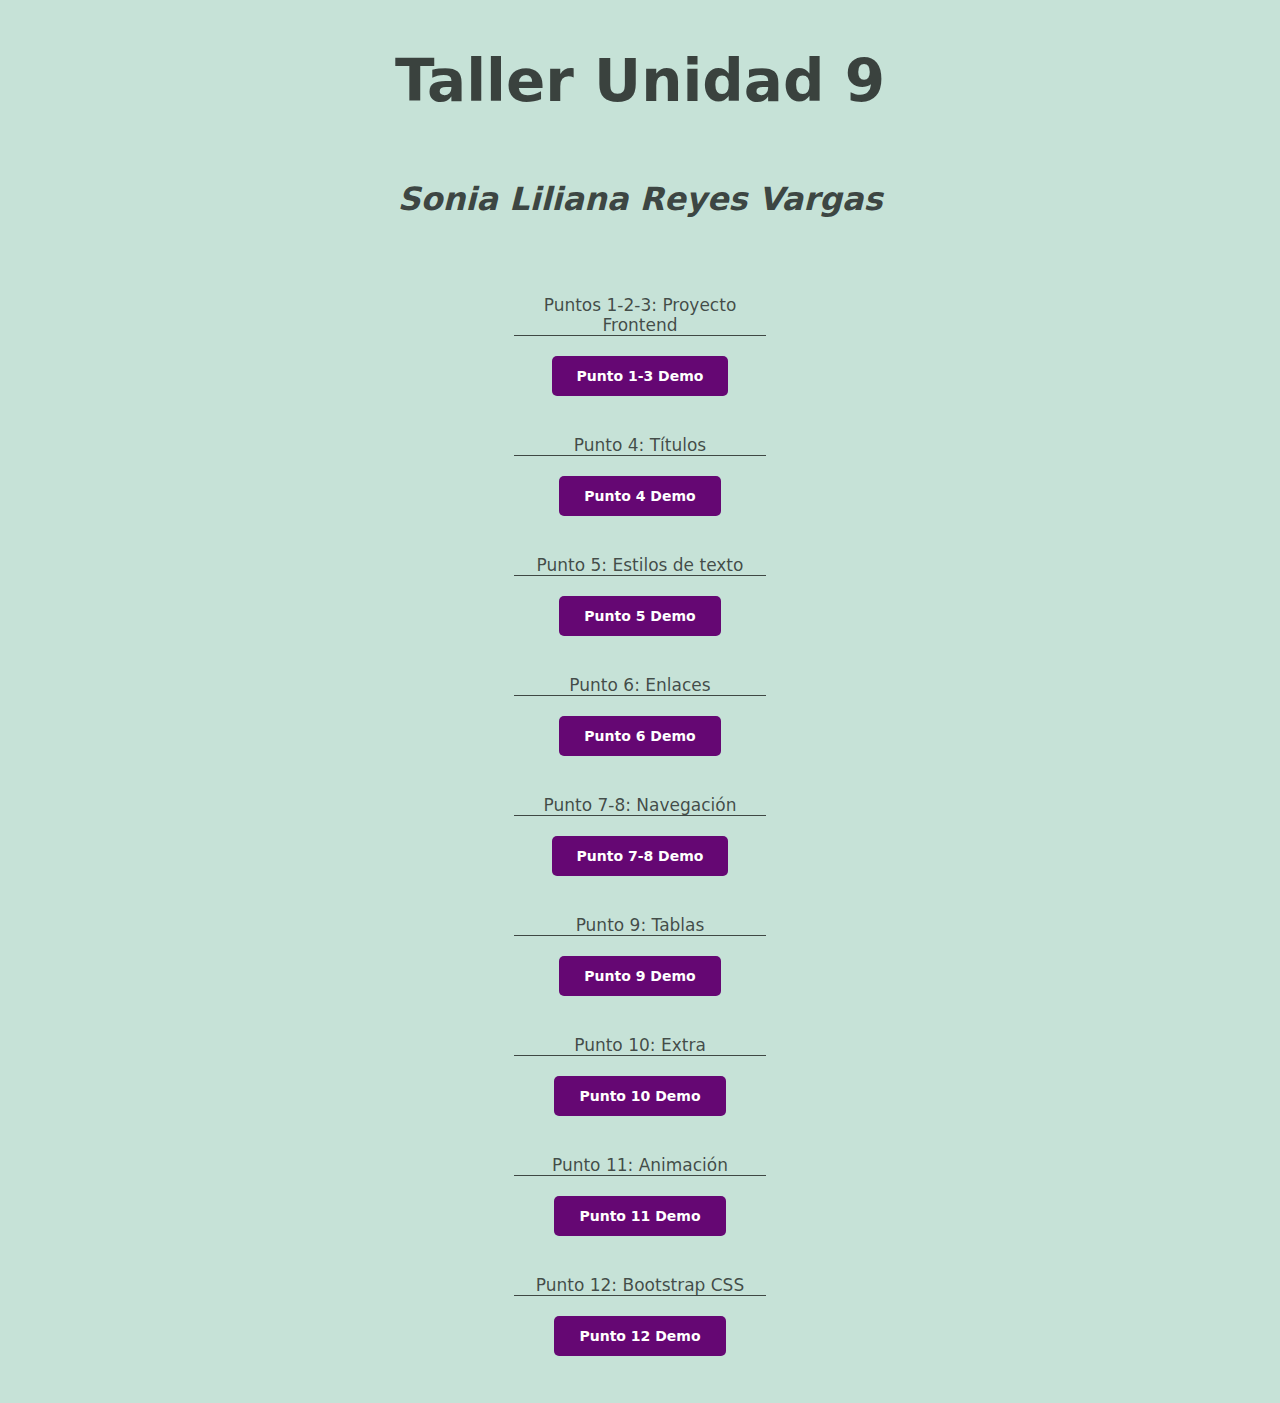
<file: index.html>
<!DOCTYPE html>
<html lang="en">

<head>
  <meta charset="UTF-8">
  <meta http-equiv="X-UA-Compatible" content="IE=edge">
  <meta name="viewport" content="width=device-width, initial-scale=1.0">
  <title>Taller</title>
  <link rel="stylesheet" href="./styles/styles.css">
</head>

<body>
  <div>
    <h1>Taller Unidad 9</h1>
    <h2>Sonia Liliana Reyes Vargas</h2>
    <nav>
      <ul>
        <li>
          <p>
            Puntos 1-2-3: Proyecto Frontend
          </p>
          <a href="./punto-1-3/index.html">
            Punto 1-3 Demo
          </a>
        </li>
        <li>
          <p>
            Punto 4: Títulos
          </p>
          <a href="./punto-4/index.html">
            Punto 4 Demo
          </a>
        </li>
        <li>
          <p>
            Punto 5: Estilos de texto
          </p>
          <a href="./punto-5/index.html">
            Punto 5 Demo
          </a>
        </li>
        <li>
          <p>
            Punto 6: Enlaces
          </p>
          <a href="./punto-6/index.html">
            Punto 6 Demo
          </a>
        </li>
        <li>
          <p>
            Punto 7-8: Navegación
          </p>
          <a href="./punto-7-8/index.html">
            Punto 7-8 Demo
          </a>
        </li>
        <li>
          <p>
            Punto 9: Tablas
          </p>
          <a href="./punto-9/index.html">
            Punto 9 Demo
          </a>
        </li>
        <li>
          <p>
            Punto 10: Extra
          </p>
          <a href="./punto-10/index.html">
            Punto 10 Demo
          </a>
        </li>
        <li>
          <p>
            Punto 11: Animación
          </p>
          <a href="./punto-11/index.html">
            Punto 11 Demo
          </a>
        </li>
        <li>
          <p>
            Punto 12: Bootstrap CSS
          </p>
          <a href="./punto-12/index.html">
            Punto 12 Demo
          </a>
        </li>
      </ul>
    </nav>
  </div>
</body>

</html>
</file>
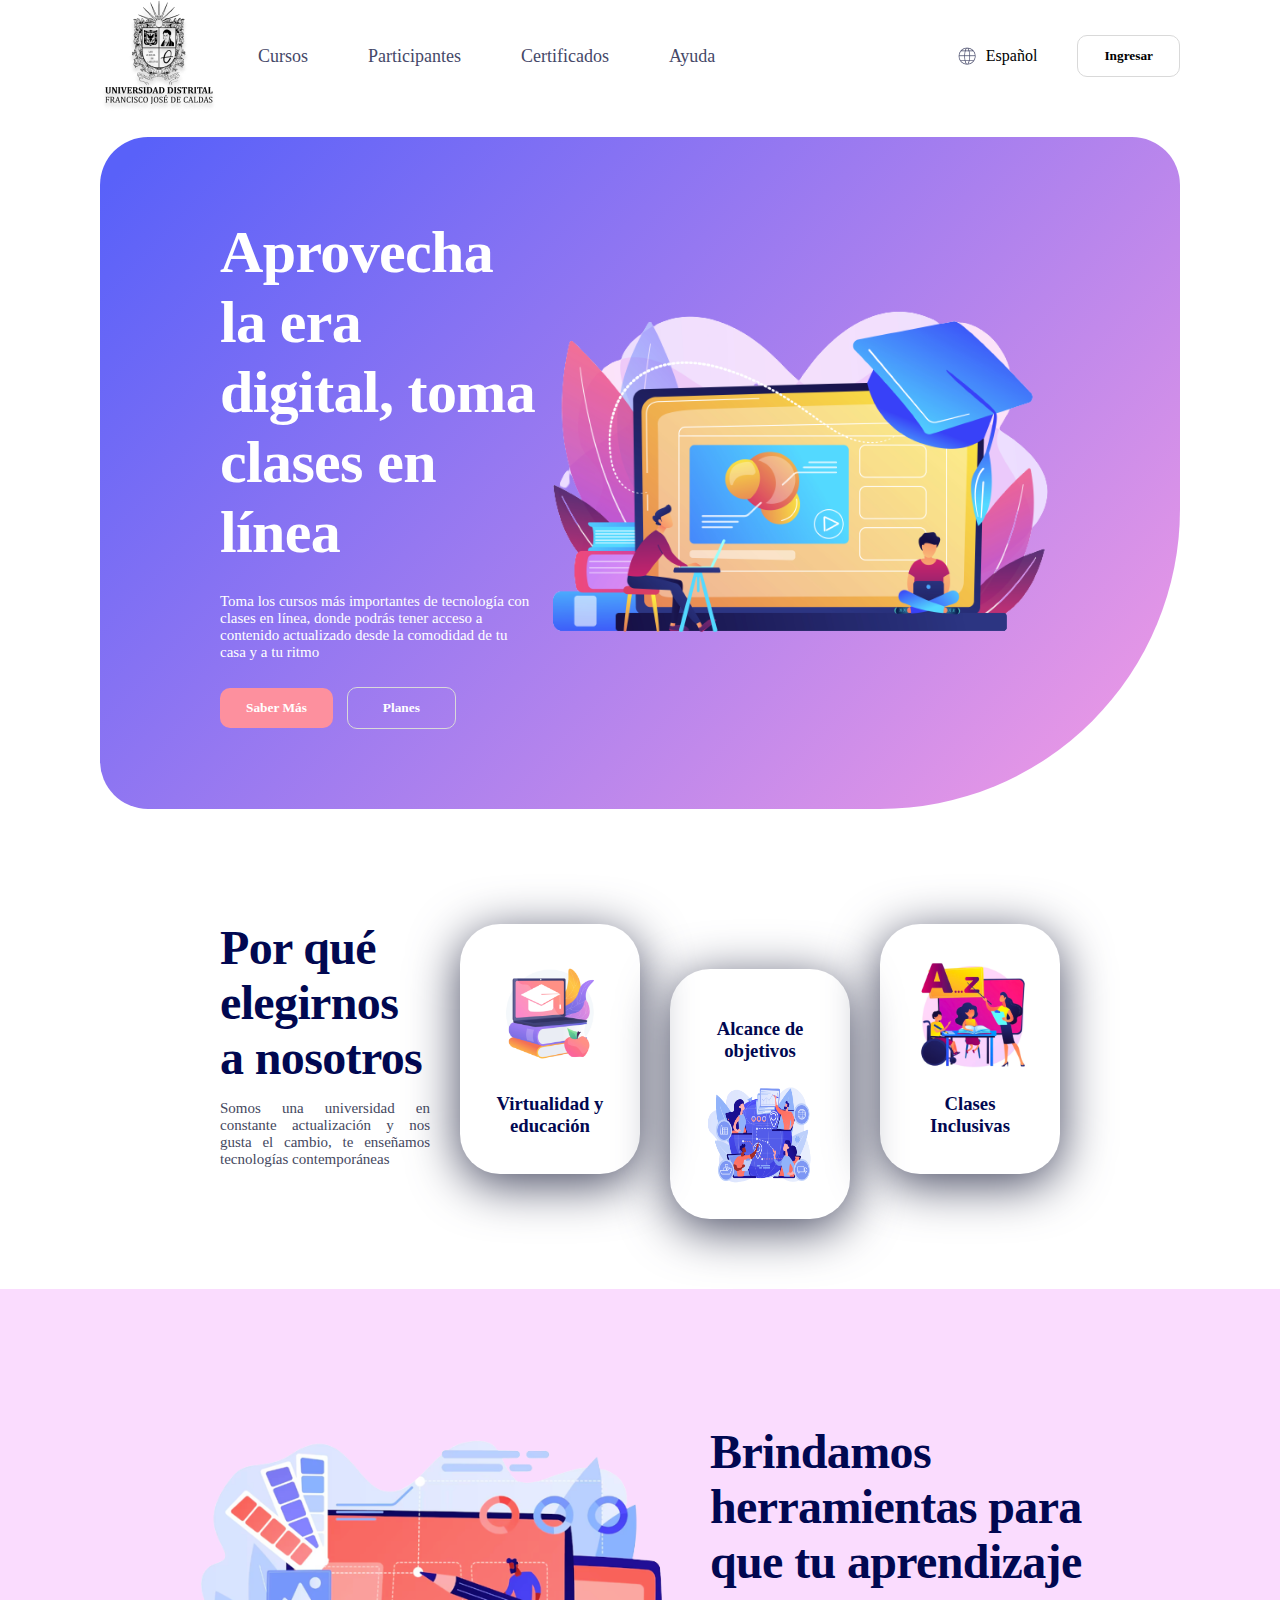
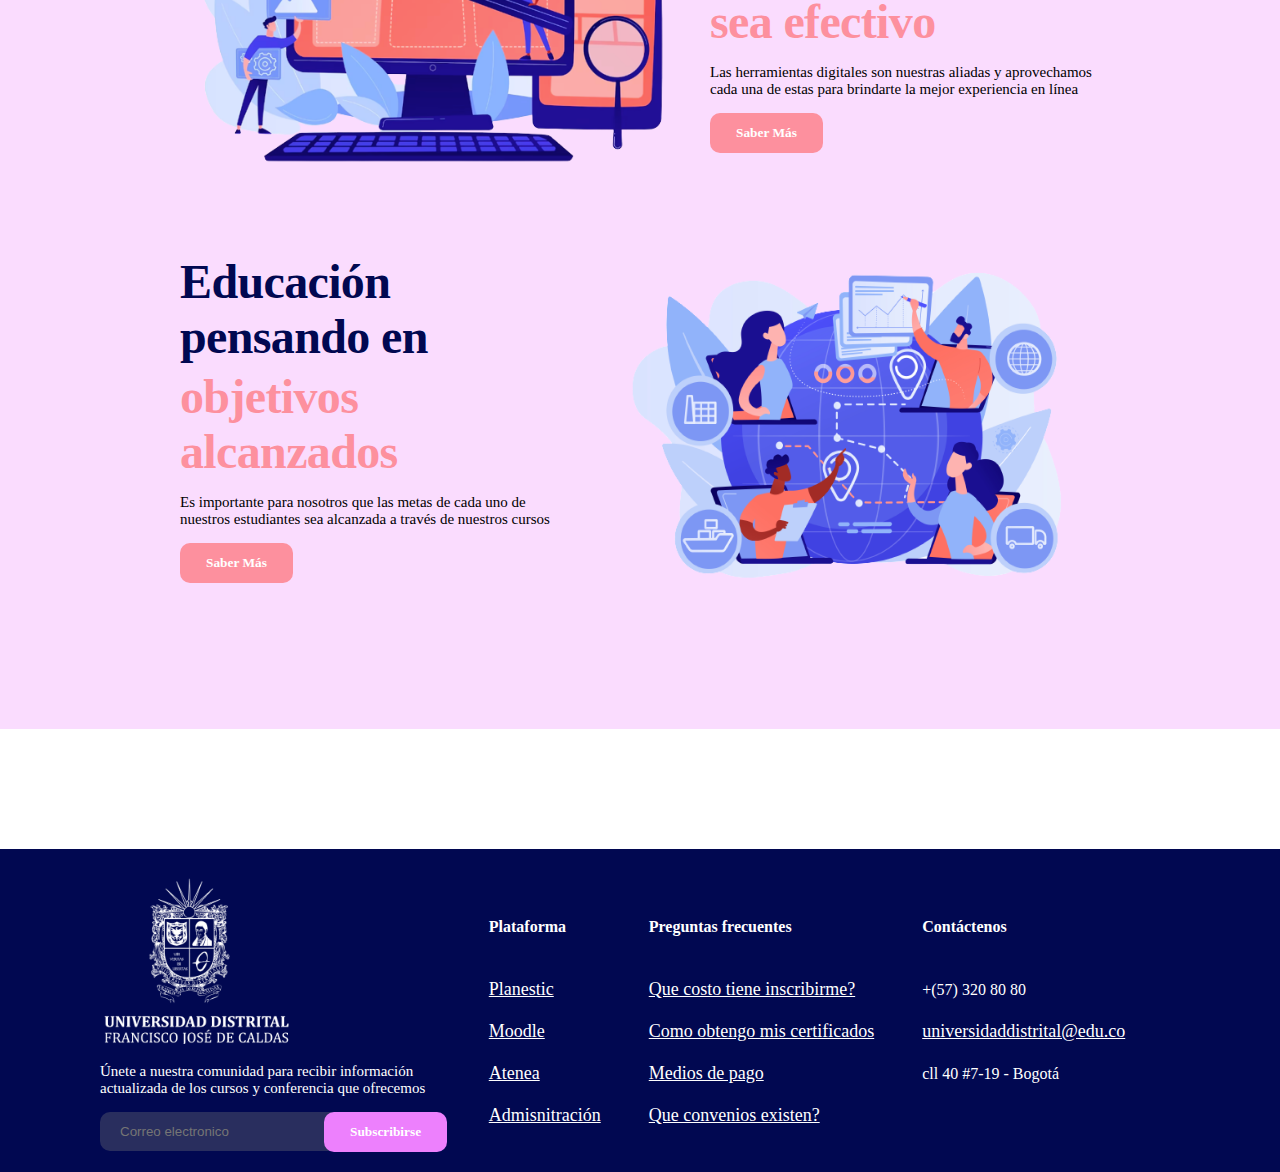
<file: punto-1-3/index.html>
<!DOCTYPE html>
<html lang="en">

<head>
    <meta charset="UTF-8">
    <meta http-equiv="X-UA-Compatible" content="IE=edge">
    <meta name="viewport" content="width=device-width, initial-scale=1.0">
    <title>Puntos 1 al 3</title>
    <link rel="stylesheet" href="https://indestructibletype.com/fonts/Jost.css" type="text/css" charset="utf-8" />
    <link rel="stylesheet" href="./styles/global-styles.css">
    <link rel="stylesheet" href="./styles/header-styles.css">
    <link rel="stylesheet" href="./styles/banner styles.css">
    <link rel="stylesheet" href="./styles/seccion1-styles.css">
    <link rel="stylesheet" href="./styles/seccion2-styles.css">
    <link rel="stylesheet" href="./styles/footer-styles.css">
</head>

<body>
    <header>
        <div class="header__nav">
            <img src="./public/img/header-logo.png" alt="main-logo">
            <nav>
                <ul>
                    <li><a href="#banner">Cursos</a></li>
                    <li><a href="#seccion1">Participantes</a></li>
                    <li><a href="#seccion2">Certificados</a></li>
                    <li><a href="#footer">Ayuda</a></li>
                </ul>
            </nav>
        </div>
        <div class="header__settings">
            <div>
                <img src="./public/img/header-word.png" alt="word">
                <span>Español</span>
            </div>
            <div>
                <button>Ingresar</button>
            </div>
        </div>
    </header>

    <main>
        <section id="banner">
            <div>
                <div>
                    <h1>Aprovecha la era digital, toma clases en línea</h1>
                    <p>Toma los cursos más importantes de tecnología con clases en línea, donde podrás tener acceso a
                        contenido actualizado desde la comodidad de tu casa y a tu ritmo</p>
                </div>
                <div>
                    <button class="button__orange">Saber Más</button>
                    <button id="plan">Planes</button>
                </div>
            </div>
            <img src="./public/img/banner-online.png" alt="online-education" width="550px" height="350px">
        </section>

        <section id="seccion1">
            <div class="seccion1__info">
                <h2>Por qué elegirnos a nosotros</h2>
                <p>Somos una universidad en constante actualización y nos gusta el cambio, te enseñamos tecnologías
                    contemporáneas</p>
            </div>
            <div class="div__card ">
                <img src="./public/img/section1-education.png" alt="education" width="120px" height="120px">
                <h3>Virtualidad y educación</h3>
            </div>
            <div class="div__card div__sec1_card_down">
                <h3>Alcance de objetivos</h3>
                <img src="./public/img/section2-goals.png" alt="goals" width="120px" height="120px">
            </div>
            <div class="div__card ">
                <img src="./public/img/section1-teach.png" alt="teach" width="120px" height="120px">
                <h3>Clases Inclusivas</h3>
            </div>
        </section>

        <section id="seccion2">
            <div class="div__sec2">
                <img src="./public/img/section2-tools.png" alt="tools" width="500px" height="350px">
                <div>
                    <h2>Brindamos herramientas para que tu aprendizaje</h2>
                    <h2 class="subtitle">sea efectivo</h2>
                    <p>Las herramientas digitales son nuestras aliadas y aprovechamos cada una de estas para brindarte
                        la mejor experiencia en línea</p>
                    <button class="button__orange">Saber Más</button>
                </div>
            </div>
            <div class="div__sec2">
                <div>
                    <h2>Educación pensando en</h2>
                    <h2 class="subtitle">objetivos alcanzados</h2>
                    <p>Es importante para nosotros que las metas de cada uno de nuestros estudiantes sea alcanzada a
                        través de nuestros cursos</p>
                    <button class="button__orange">Saber Más</button>
                </div>
                <img src="./public/img/section2-goals.png" alt="goals" width="500px" height="350px">
            </div>
        </section>
    </main>

    <footer id="footer">
        <div class="footer__info">
           <img src="./public/img/footer-logo.png" alt="logo-pie" width="200px" height="175px">
          <div>
            <p>Únete a nuestra comunidad para recibir información actualizada de los cursos y conferencia que ofrecemos
            </p>
            <form method="post">
                <input id="mail" type="mail" name="user_name" placeholder="Correo electronico">
                <button class="button__pink">Subscribirse</button>
            </form>
        </div>
     </div>

        <div>
            <table>
                <tr>
                    <th>Plataforma</th>
                    <th>Preguntas frecuentes</th>
                    <th>Contáctenos</th>
                </tr>
                <tr>
                    <td><a href="">Planestic</a></td>
                    <td><a href="">Que costo tiene inscribirme?</a></td>
                    <td>+(57) 320 80 80</td>
                </tr>
                <tr>
                    <td><a href="">Moodle</a></td>
                    <td><a href="">Como obtengo mis certificados</a></td>
                    <td><a href="">universidaddistrital@edu.co</a></td>
                </tr>
                <tr>
                    <td><a href="">Atenea</a></td>
                    <td><a href="">Medios de pago</a></td>
                    <td>cll 40 #7-19 - Bogotá</td>
                </tr>
                <tr>
                    <td><a href="">Admisnitración</a></td>
                    <td><a href="">Que convenios existen?</a></td>
                </tr>
            </table>
        </div>
        <div></div>
    </footer>

</body>

</html>
</file>
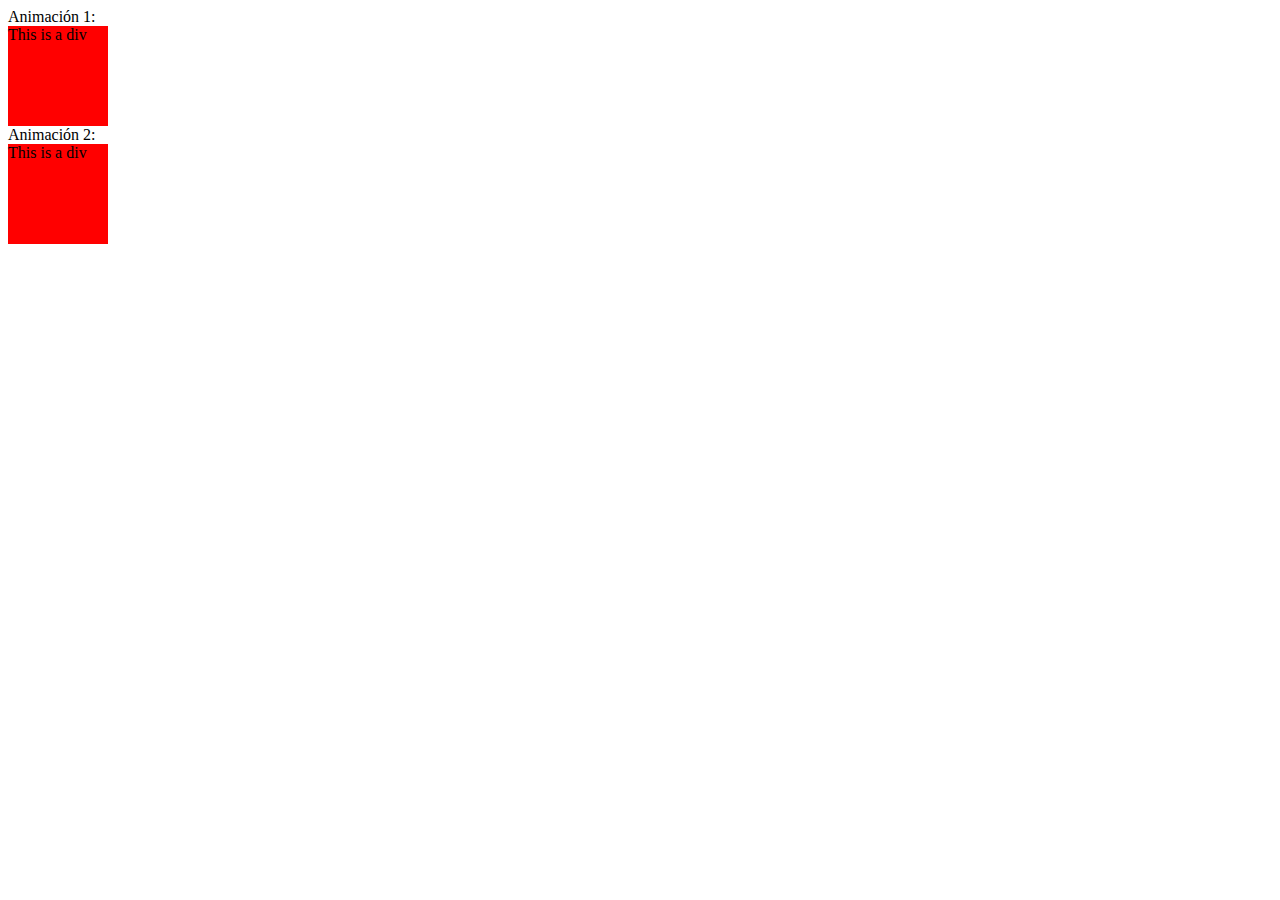
<file: punto-11/index.html>
<!DOCTYPE html>
<html lang="en">

<head>
    <meta charset="UTF-8">
    <meta http-equiv="X-UA-Compatible" content="IE=edge">
    <meta name="viewport" content="width=device-width, initial-scale=1.0">
    <link rel="stylesheet" href="./styles/styles.css">
    <title>Punto 11</title>
</head>
Animación 1: 
<style></style>


<body>
    <div>This is a div</div>
</body>Animación 2: <style>
</style>

<body>
    <div>This is a div</div>
</body>

</html>
</file>
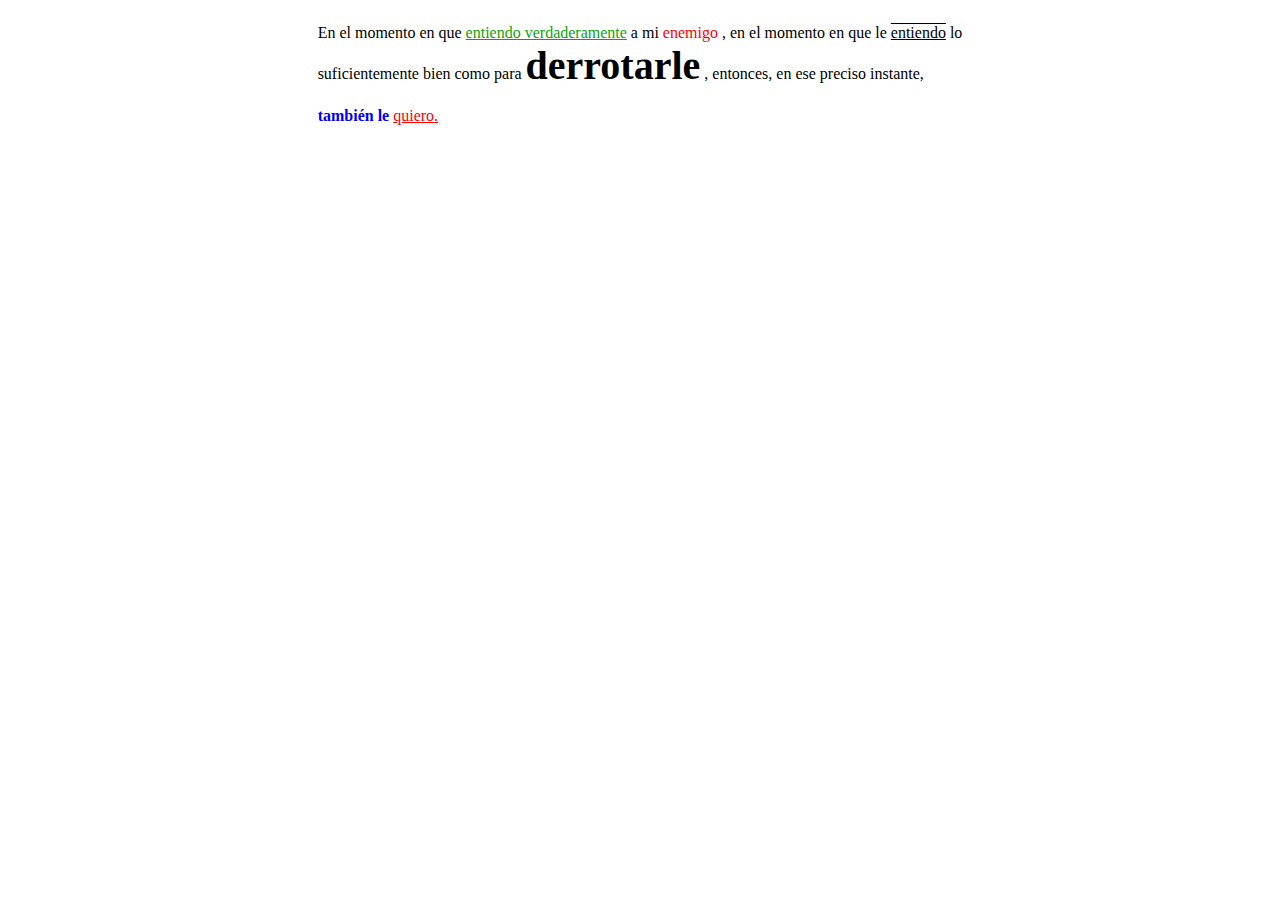
<file: punto-5/index.html>
<!DOCTYPE html>
<html lang="en">

<head>
    <meta charset="UTF-8">
    <meta http-equiv="X-UA-Compatible" content="IE=edge">
    <meta name="viewport" content="width=device-width, initial-scale=1.0">
    <link rel="stylesheet" href="./styles/styles.css">
    <title>Punto 5</title>
</head>

<body>
    <div class="punto__5">
        <p>
            <span>En el momento en que</span>
            <u id="text__verde">entiendo verdaderamente</u>
            <span>a mi</span>
            <span class="text__rojo">enemigo</span>
            <span>, en el momento en que le</span>
            <span class="text__lineal">entiendo</span>
            <span>lo <br> suficientemente bien como para</span>
            <b class="text__grande">derrotarle</b>
            <span>, entonces, en ese preciso instante,</span><br><br>
            <strong class="text__azul">también le</strong>
            <u id="text__rojo_sub">quiero.</u>
        </p>
    </div>

</body>

</html>
</file>
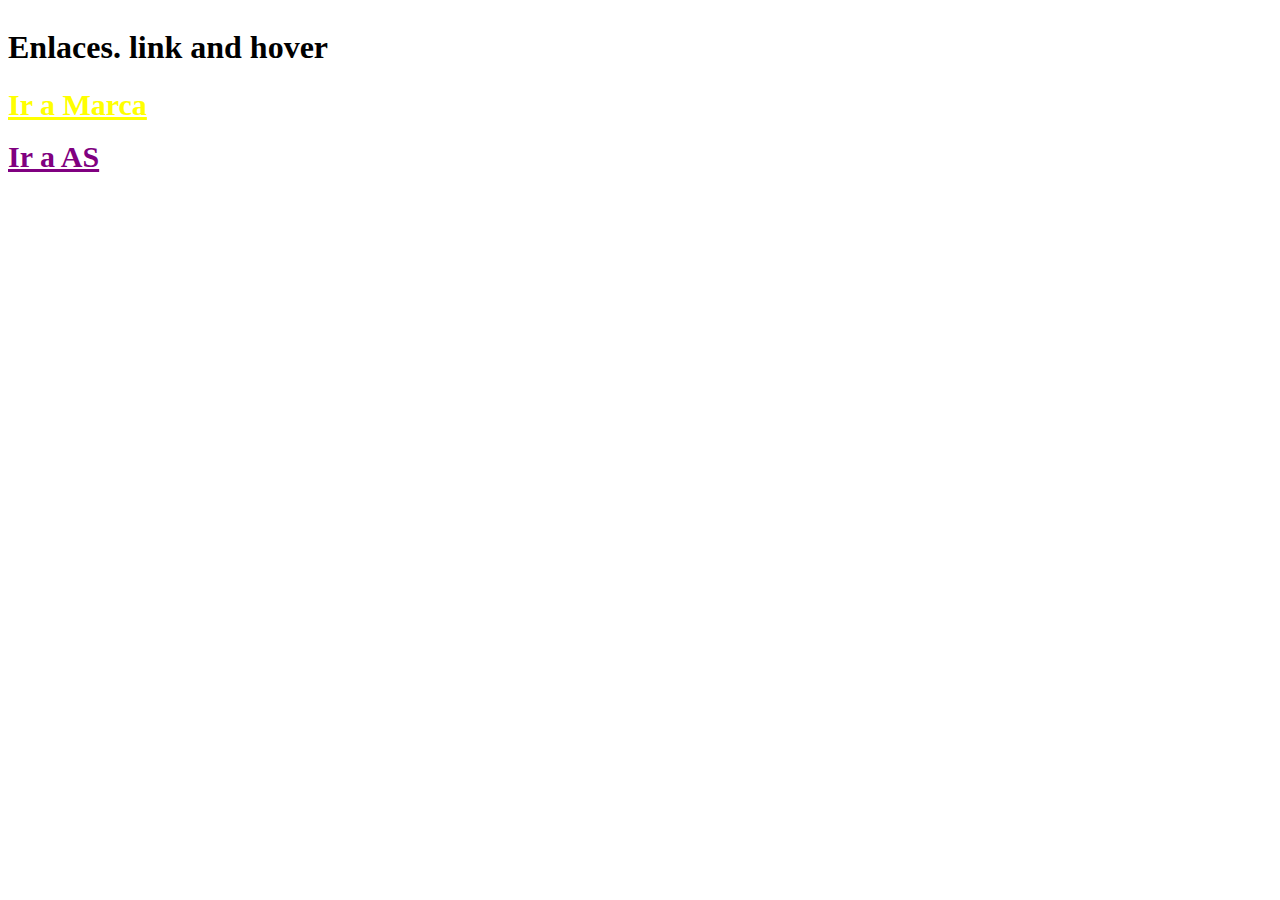
<file: punto-6/index.html>
<!DOCTYPE html>
<html lang="en">

<head>
    <meta charset="UTF-8">
    <meta http-equiv="X-UA-Compatible" content="IE=edge">
    <meta name="viewport" content="width=device-width, initial-scale=1.0">
    <link rel="stylesheet" href="./styles/styles.css">
    <title>Punto 6</title>
</head>

<body>
    <div class="punto__6">
        <h1>Enlaces. link and hover</h1>
        <a id="amarillo" href="../index.html">Ir a Marca</a>
        <br>
        <a id="morado" href="../index.html">Ir a AS</a>
    </div>
</body>

</html>
</file>
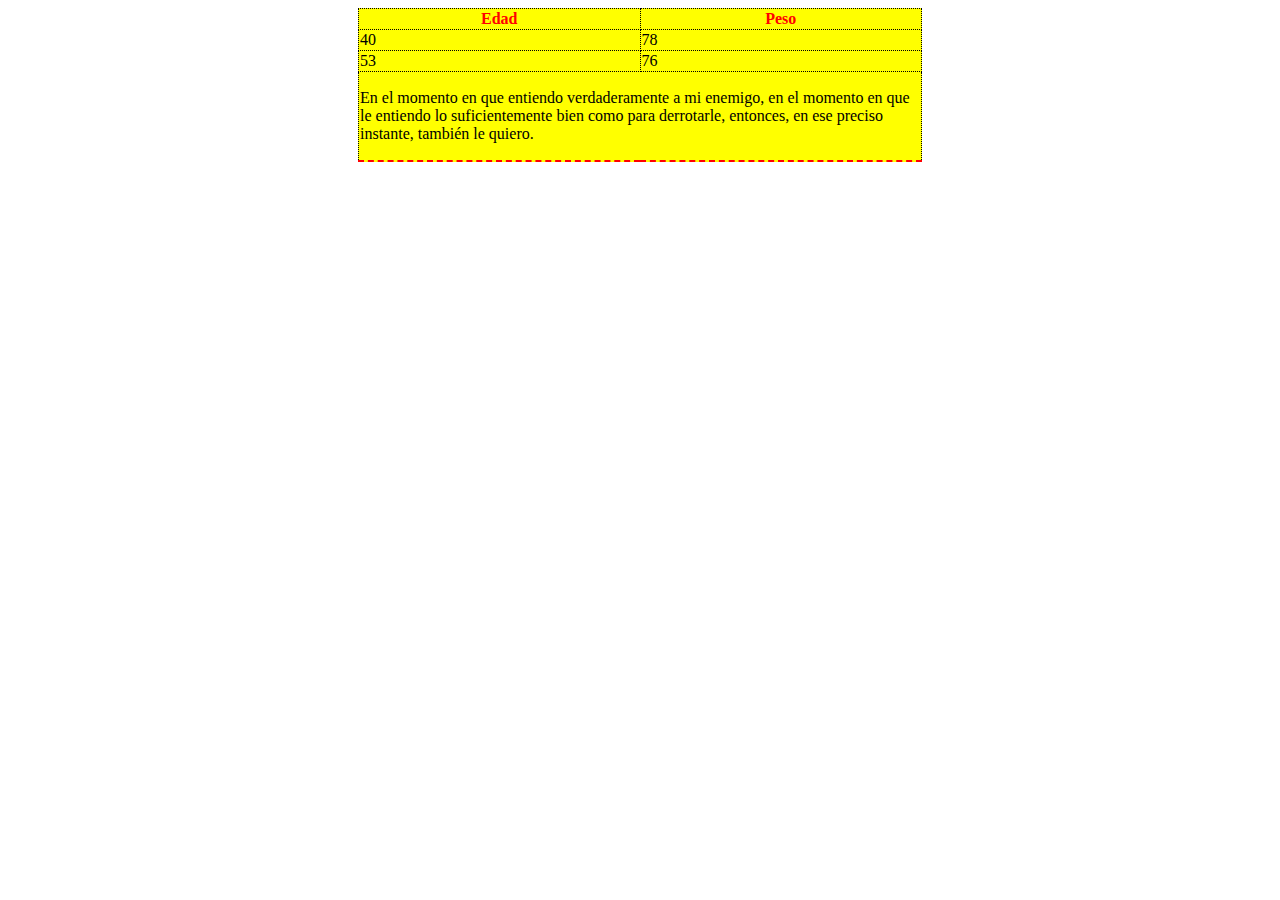
<file: punto-9/index.html>
<!DOCTYPE html>
<html lang="en">

<head>
    <meta charset="UTF-8">
    <meta http-equiv="X-UA-Compatible" content="IE=edge">
    <meta name="viewport" content="width=device-width, initial-scale=1.0">
    <link rel="stylesheet" href="./styles/styles.css">
    <title>Punto 9</title>
</head>

<body>
<div>
    <table>
        <tr id="titulos">
            <th>Edad</th>
            <th>Peso</th>
        </tr>
        <tr>
            <td>40</td>
            <td>78</td>
                   </tr>
        <tr>
            <td>53</td>
            <td>76</td>
        </tr>
        <tr> <td colspan="2">
            <p>En el momento en que entiendo verdaderamente a mi enemigo, en el momento en que le entiendo lo
                suficientemente bien como para derrotarle, entonces, en ese preciso instante, también le quiero.</p>
        </td></tr>

    </table>
</div>
</body>

</html>
</file>
<file: styles/styles.css>
body {
    text-align: center;
    color: #000000b5;
    font-family: system-ui, -apple-system;
    background-color: rgb(198, 226, 215);
  }
  
  body, div {
    display: flex;
    justify-content: center;
    align-items: center;
  }
  
  div {
    flex-direction: column;
    width: 50%;
    height: 50%;
    text-align: center;
  }
  
  h1 {
    font-size: 58px;
  }
  
  h2 {
    font-size: 32px;
    font-style: italic;
  }
  
  nav {
    width: 40%;
  }
  
  ul {
    padding: 0;
    text-align: center;
    list-style: none;
  }
  
  li {
    margin: 50px 0;
  }
  
  p {
    margin: 40px 0 30px;
    color: #000000ae;
    font-size: 17px;
    border-bottom: 1px solid;
  }
  
  a {
    padding: 12px 25px;
    color: #ffffff;
    background-color: #650773;
    border: none;
    border-radius: 5px;
    font-family: system-ui, -apple-system;
    font-size: 14px;
    font-weight: bold;
    text-decoration: none;
    cursor: pointer;
  }
  
  a:hover {
    background-color: #e87537e2;
  }
</file>
<file: punto-1-3/styles/global-styles.css>
/*diseños generales o  globales*/
body {
    margin: 0px;

}

a {
    font-family: 'Jost';
    font-size: 18px;
}

button {
    padding: 12px 26px;
    font-family: 'Jost';
    font-weight: bold;
    border-radius: 10px;
    cursor: pointer;
}

.button__orange {
    color: #ffff;
    background-color: #fd909e;
    border: none;
    margin-right: 10px;
}

h1 {
    margin: 0px;
    font-family: 'Jost';
    font-size: 60px;
    font-weight: 600;
    line-height: 70px;
    color: #ffff;
    letter-spacing: -0.64px;
}

h2 {
    margin: 5px 0px;
    font-family: 'Jost';
    font-size: 48px;
    color: #010851;
    line-height: 55px;
    letter-spacing: -0.64px;
}
p {
    font-family: 'Jost';
    font-size: 15px;
    font-weight: 300;
}
</file>
<file: punto-1-3/styles/header-styles.css>
/*diseños especificos*/
header {
    display: flex;
    margin: 0px 100px;
    justify-content: space-between;
    align-items: center;
}

.header__nav {
    display: flex;
    align-items: center;
}

.header__nav ul {
    display: flex;
    gap: 60px;
    list-style: none;
}

.header__nav ul li a {
    text-decoration: none;
    color: #454868;
}

.header__settings {
    display: flex;
    gap: 40px;
    align-items: center;
}

.header__settings div {
    display: flex;
    gap: 10px;
    align-items: center;
    font-family: 'Jost';
    font-size: 16px;
    font-weight: 400;
}

.header__settings button {
    background-color: transparent;
    border: 1px solid #D9D9D9;
}
</file>
<file: punto-1-3/styles/banner styles.css>
/*diseños especificos*/

#banner {
    display: flex;
    margin: 25px 100px;
    align-items: center;
    padding: 80px 120px;
    background: linear-gradient(313.18deg, #ee9ae5 3.28%, #5961f9 97.04%);
    border-radius: 48px 48px 300px 48px;
}

#banner p {
    color: #ffff;
    margin: 26px 0px;
}

#plan {
    padding: 12px 35px;
    color: #ffff;
    background-color: transparent;
    border: 1px solid #D9D9D9;
}
</file>
<file: punto-1-3/styles/seccion1-styles.css>
/*diseños especificos*/

#seccion1 {
    display: flex;
    justify-content: space-between;
    align-items: center;
    padding: 20px 120px;
    margin: 50px 100px;
    gap: 30px;
}

.seccion1__info {
    width: 30%;
}

#seccion1 p {
  text-align: justify;
  color:  #454860;
}

.div__card {
    display: flex;
    flex-direction: column;
    align-items: center;
    justify-content: space-between;
    width: min-content;  
    height: 190px;
    padding: 30px;
    border-radius: 40px;
    box-shadow: 0px 10px 50px #454860;
    text-align: center;
  }

.div__sec1_card_down {
  margin-top: 90px;
}

.div__card h3{
    font-family: 'Jost';
    color: #010851;
}
</file>
<file: punto-1-3/styles/seccion2-styles.css>
/*diseños especificos*/
#seccion2 {

    align-items: center;
    padding: 50px 180px;
    background-color: #ec80fd46;

}

/*clase . id#*/
.div__sec2 {
    display: flex;
    margin: 80px 0px;
    gap: 30px;
}

.subtitle {
    color: #FD909E;
}
</file>
<file: punto-1-3/styles/footer-styles.css>
/*diseños especificos*/
/* clase. id# */
#footer {
    display: flex;
    justify-content: space-between;
    align-items: center;
    margin-top: 120px;
    padding: 20px 100px;
    background-color: #010851;
    
}

.footer__info {
    width: 35%;
    color: #ffff;
}

input {
    margin-right: -20px;
    width: 200px;
    padding: 12px 20px;
    border: none;
    border-radius: 10px;
    background-color: #45486899;
}

.button__pink {
    color: #ffff;
    background-color: #ED80FD;
    border: none;
}

table {
    font-family: 'Jost';
    text-align: left;
    color: #ffff;
}

table tr {
    height: 40px;
}

table th {
    height: 80px;
}

table td {
    padding-right: 45px;
}

table a {
    color: #ffff;
}
</file>
<file: punto-11/styles/styles.css>
div {
    width: 100px;
    height: 100px;
    position: relative;
    background-color: red;
    animation-name: example;
    animation-duration: 2s;
    animation-iteration-count: infinite;
}

@keyframes example {
    0% {
        background-color: red;
        left: 0px;
    }

    50% {
        background-color: yellow;
        left: 200px;
    }

    100% {
        background-color: red;
        left: 0px;
    }
}

div {
    width: 100px;
    height: 100px;
    position: relative;
    background-color: red;
    animation-name: example;
    animation-duration: 4s;
    animation-iteration-count: infinite;
    animation-direction: alternate;
}

@keyframes example {
    0% {
        background-color: red;
        left: 0px;
        top: 0px;
    }

    25% {
        background-color: blue;
        left: 0px;
        top: 200px;
    }

    50% {
        background-color: green;
        left: 200px;
        top: 200px;
    }

    75% {
        background-color: yellow;
        left: 200px;
        top: 0px;
    }

    100% {
        background-color: red;
        left: 0px;
        top: 0px;
    }
}
</file>
<file: punto-5/styles/styles.css>
/* clase. id# */
.punto__5 {
    display: flex;
    flex-direction: column;
    align-items: center;
    text-align: left;
}

#text__verde {
    color: rgb(10, 165, 10);
}

.text__rojo {
    color: red;
}

.text__lineal {
    text-decoration: underline overline;
}

.text__grande {
    font-size: 40px;
}

.text__azul {
    color: blue;
}

#text__rojo_sub {
    color: red;
}
</file>
<file: punto-6/styles/styles.css>
/* clase. id# */
.punto__6 {
    display: flex;
    flex-direction: column;
    align-items: left;
 
}

a {
    font-size: 30px;
    font-weight: bold;
}

#amarillo {
 color: yellow;
}

#morado {
 color: purple;

}
</file>
<file: punto-9/styles/styles.css>
div {
    display: flex;
    align-items: center;
    margin: 0px 350px 50px;
}

#titulos {
    color: red;

}

table, td, th {
    border: 1px dotted black;
font-family: 'Times New Roman', Times, serif;
}

table {
    table-layout: fixed;
    width: 100%;
    background-color: yellow;
    border-collapse: collapse;
    border-bottom: 2px dashed red;
}
</file>
